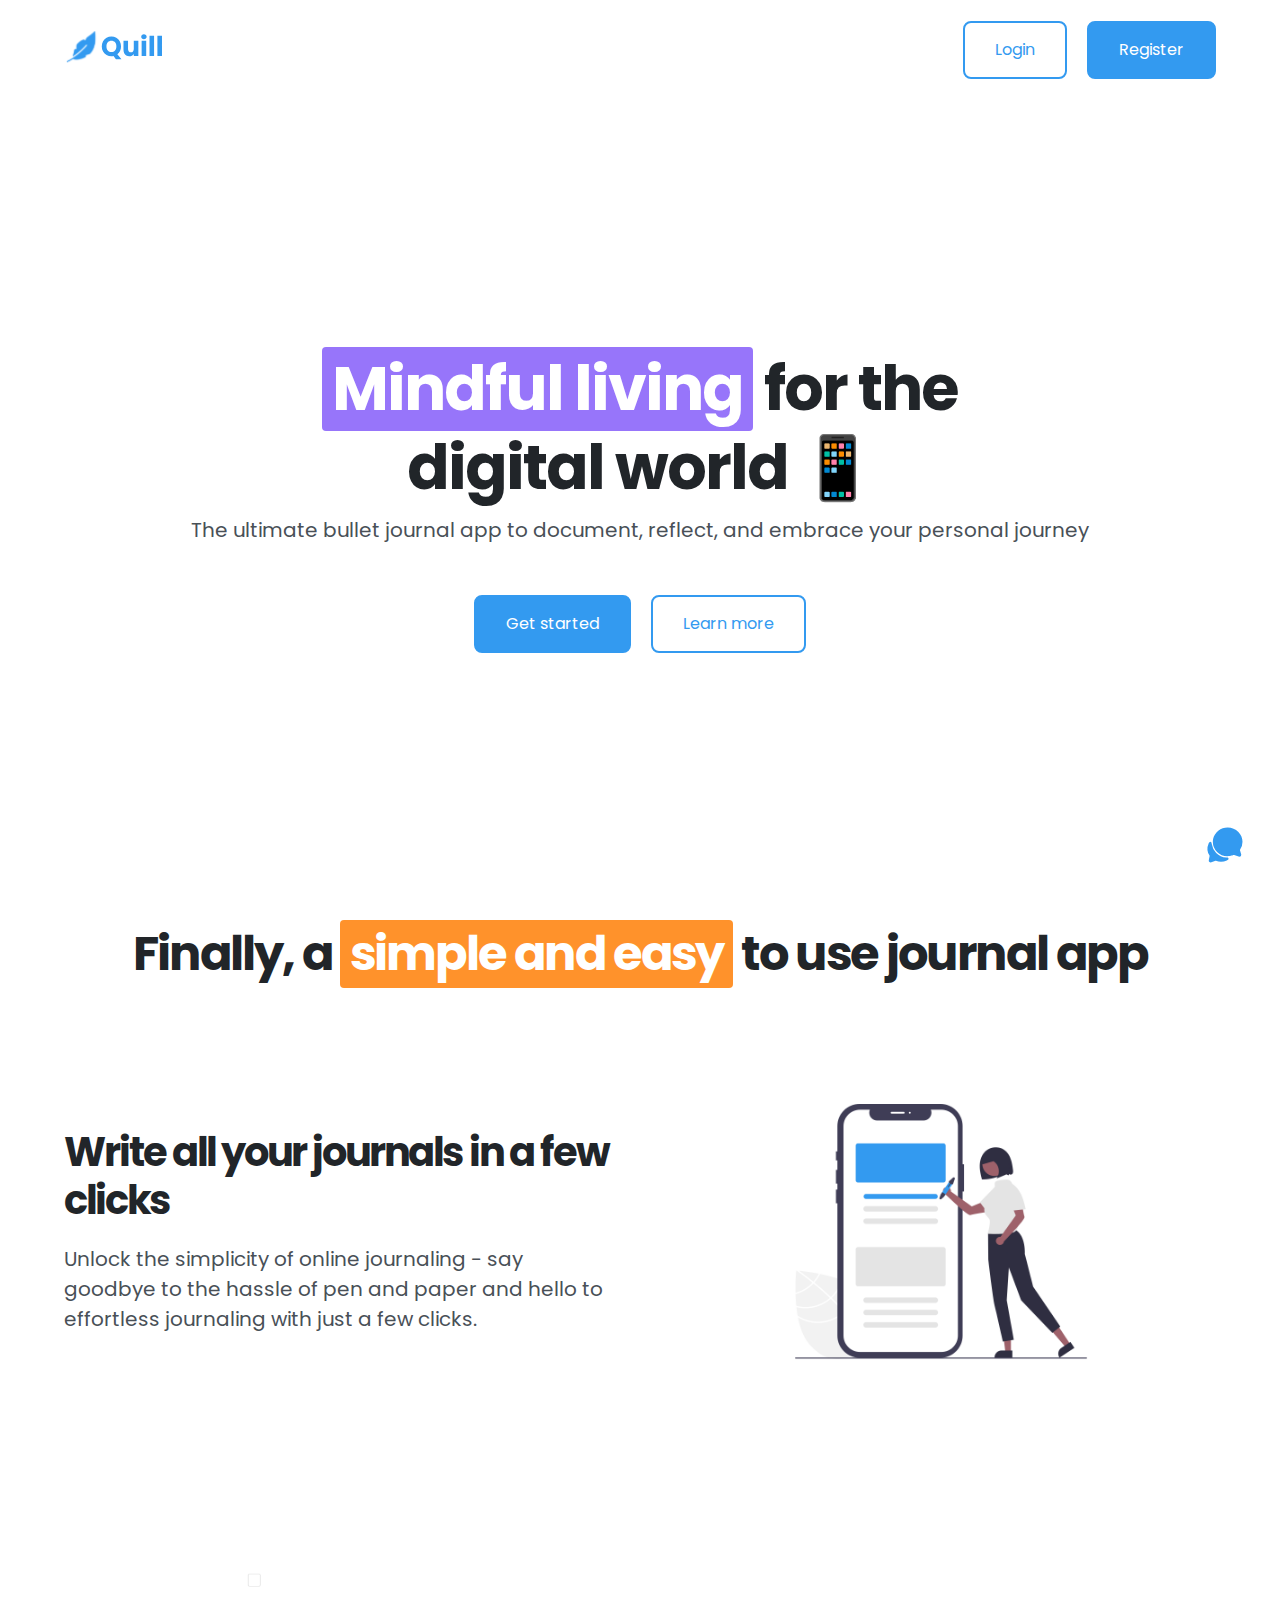
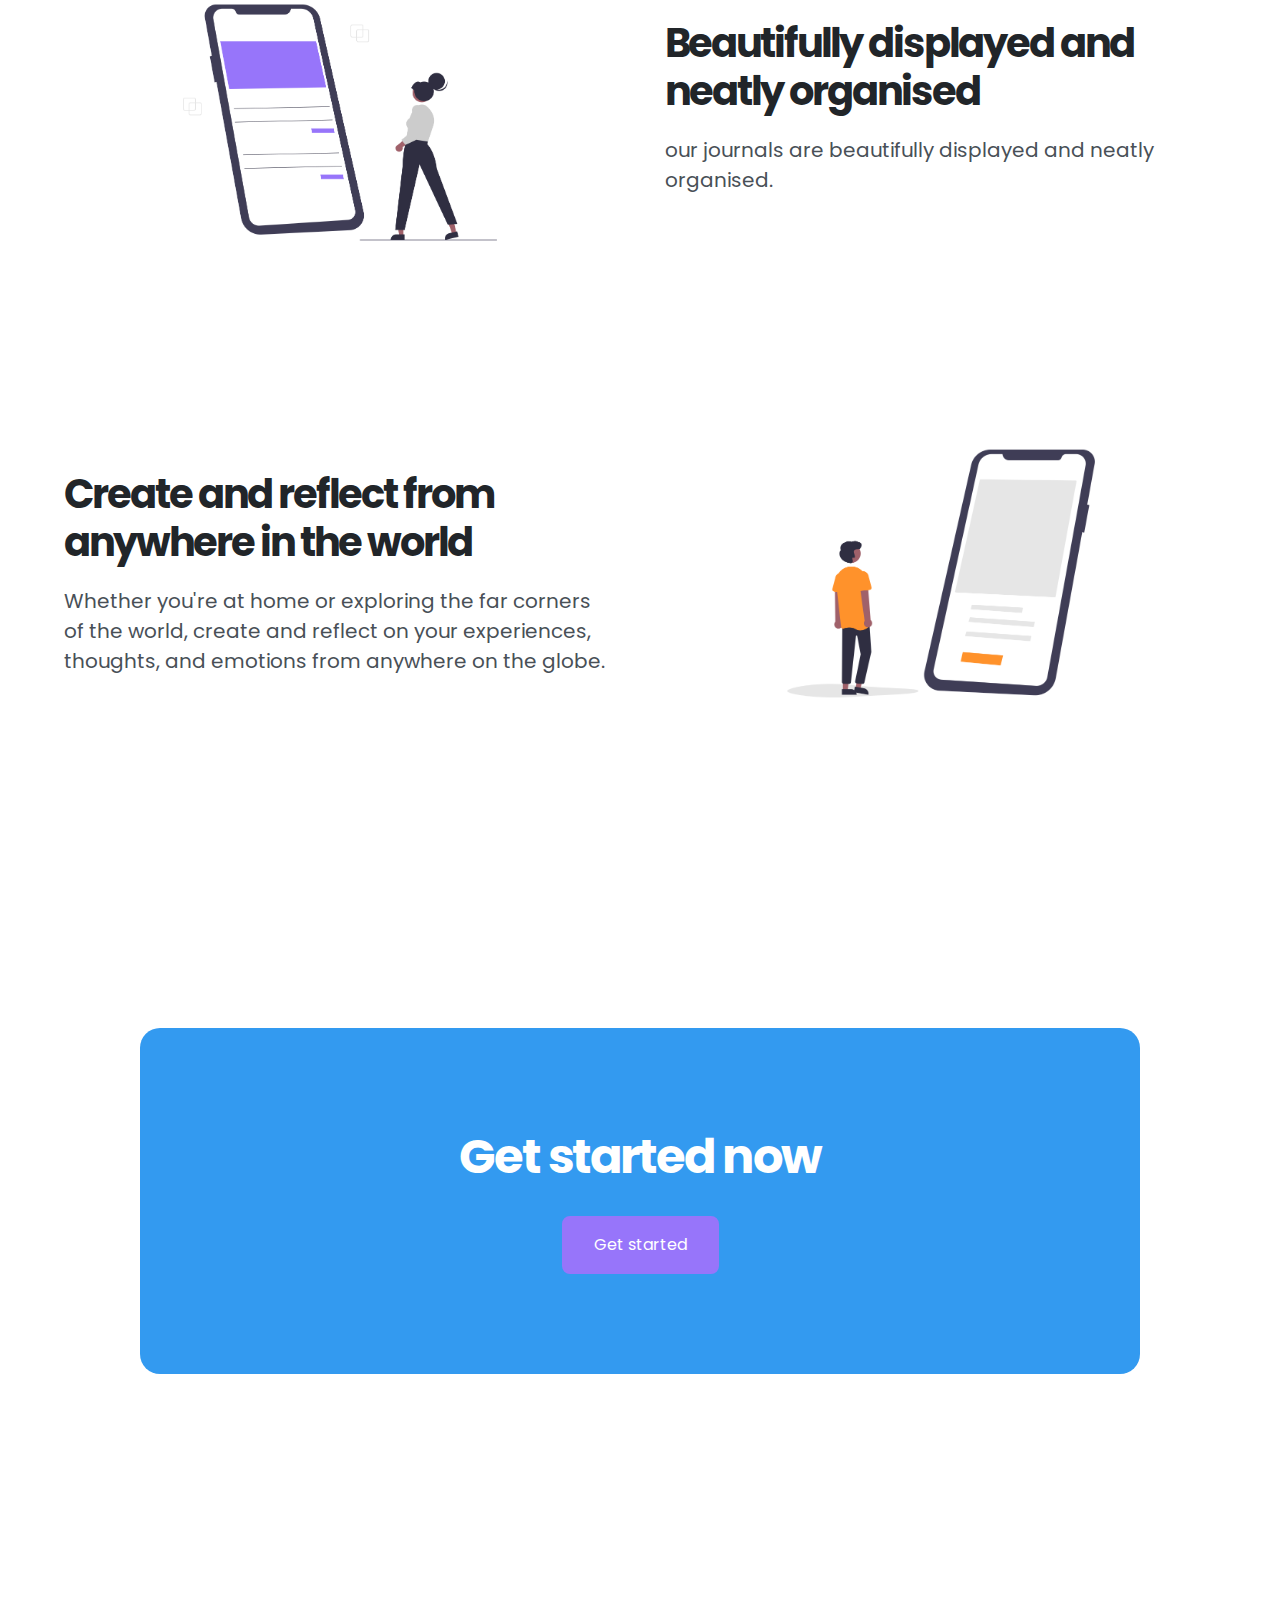
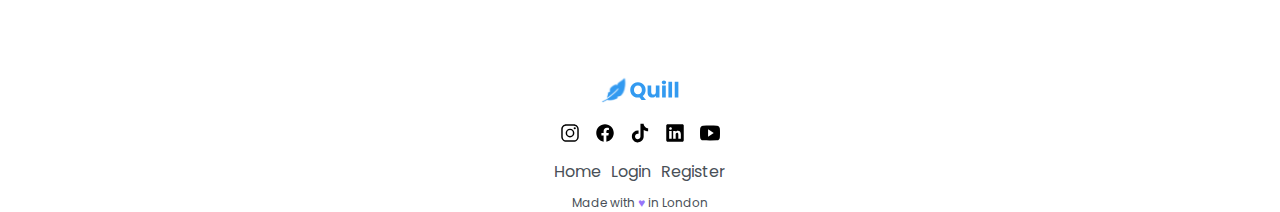
<file: index.html>
<!DOCTYPE html>
<html lang="en">
<head>
    <meta charset="UTF-8">
    <meta name="viewport" content="width=device-width, initial-scale=1.0">
    <link rel="preconnect" href="https://fonts.googleapis.com">
    <link rel="preconnect" href="https://fonts.gstatic.com" crossorigin>
    <link href="https://fonts.googleapis.com/css2?family=Poppins:wght@400;700&display=swap" rel="stylesheet">
    <link rel="stylesheet" href="app.css">
    <link rel="stylesheet" href="queries.css">
    <title>Quill</title>
</head>
<body>
    <div class="container">
        <header>
            <!-- NAVIGATION -->
            <nav class="navbar">
                <a href="index.html"><img class="logo-md" src="images/quill.svg" alt="quill logo"></a>
                <ul class="nav-btn-container">
                    <li><a class="btn btn-primary-outline" href="login.html">Login</a></li>
                    <li><a class="btn btn-primary" href="register.html">Register</a></li>
                </ul>
            </nav>
    
            <!-- HERO SECTION -->
            <section class="hero-section">
                <h1 class="hero-heading"><span class="highlight highlight-secondary">Mindful living</span> for the  <br class="hero-heading-break">digital world 📱</h1>
                <p class="hero-paragraph">The ultimate bullet journal app to document, reflect, and embrace your personal journey</p>
                <ul class="hero-btn-container" >
                    <li><a class="btn btn-primary" href="register.html">Get started</a></li>
                    <li><a class="btn btn-primary-outline" href="#features">Learn more</a></li>
                </ul>
            </section>        
        </header>
    
        <main>
            <!-- FEATURES SECTION -->
            <section class="features-section">
                <h2 class="features-main-heading">Finally, a <span class="highlight highlight-tertiary">simple and easy</span> to use journal app</h2>
                <div class="features-grid-container">

                    <div>
                        <h3 class="feature-headings">Write all your journals in a few clicks</h3>
                        <p>Unlock the simplicity of online journaling - say goodbye to the hassle of pen and paper and hello to effortless journaling with just a few clicks.</p>
                    </div>
                    <img class="feature-img" src="images/features-1.png" alt="simple online journaling">
                    <div>
                        <h3 class="feature-headings">Beautifully displayed and neatly organised</h3>
                        <p> our journals are beautifully displayed and neatly organised.</p>
                    </div>
                    <img class="feature-img feature-img-swap-order" src="images/features-2 (3).png" alt="beautifully displayed jounrals">
                    <div>
                        <h3 class="feature-headings">Create and reflect from anywhere in the world</h3>
                        <p>Whether you're at home or exploring the far corners of the world, create and reflect on your experiences, thoughts, and emotions from anywhere on the globe.</p>
                    </div>
                    <img class="feature-img" src="images/features-3.png" alt="create jounrals anywhere">


                </div>
                
                   
                
            </section>
    
            <!-- CTA SECTION -->
            <section class="cta-section">
                <div class="cta-card">
                    <h2 class="cta-heading">Get started now</h2>
                    <a class="btn btn-secondary" href="register.html">Get started</a>
                </div>
            </section>
        </main>
    
    
        
        <!-- FOOTER -->
        <footer class="footer">
            <a href="index.html"><img class="logo-sm" src="images/quill.svg" alt="quill logo"></a>
            <ul class="social-icons-container">
                <li><a href="https://www.instagram.com/"><img class="social-icons" src="images/instagram.svg" alt="instagram logo"></a></li>
                <li><a href="https://www.facebook.com/"><img class="social-icons" src="images/facebook (2).svg"facebook logo"></a></li>
                <li><a href="https://www.tiktok.com/"><img class="social-icons" src="images/tiktok.svg" alt="tiktok logo"></a></li>
                <li><a href="https://www.linkedin.com/"><img class="social-icons" src="images/linkedin.svg" alt="linkedin logo"></a></li>
                <li><a href="https://www.youtube.com/"><img class="social-icons" src="images/youtube.svg" alt="youtube logo"></a></li>
            </ul>
            <ul class="footer-links-container">
                <li><a href="index.html">Home</a></li>
                <li><a href="login.html">Login</a></li>
                <li><a href="register.html">Register</a></li>
            </ul>
            <p class="small-text">Made with <span class="heart-icon">♥︎</span> in London</p>
        </footer>
    </div>

    <div class="chat-container">
        <img class="chat-icon" src="images/chat.svg" alt="chat icon">
    </div>

   
   
<script src="bmi.js"></script>
</body>
</html>
</file>
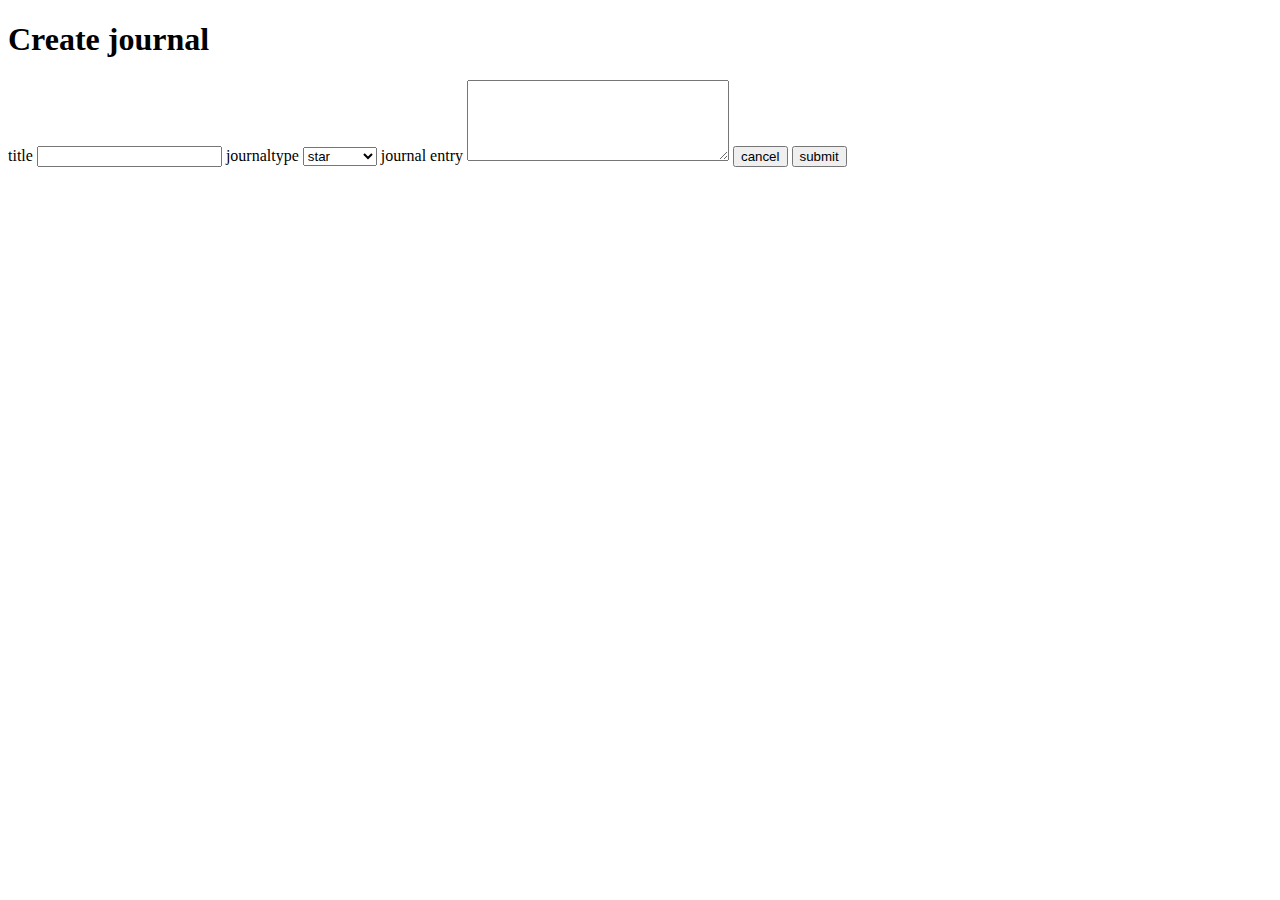
<file: create-journal.html>
<!DOCTYPE html>
<html lang="en">
<head>
    <meta charset="UTF-8">
    <meta name="viewport" content="width=device-width, initial-scale=1.0">
    <title>Create journal</title>
</head>
<body>
    <h1>Create journal</h1>
   <form action="/api/v2/journals" method="post">
    <label for="main-title">title</label>
    <input type="text" name="title" id="main-title" minlength="3" required>
    <label for="journal-type"> journaltype</label>
    <select name="journal" id="journal-type" required>
        <option value="star">star</option>
        <option value="poltician">poltician</option>
        <option value="engineer">engineer</option>
    </select>
    <label for="journal-entry">journal entry</label>
    <textarea name="entry" id="journal-entry" rows="5" cols="30" minlength="10" required></textarea>
    <button type="reset"> cancel</button>
    <button type="submit">submit</button>
   </form>
    
</body>
</html>
</file>
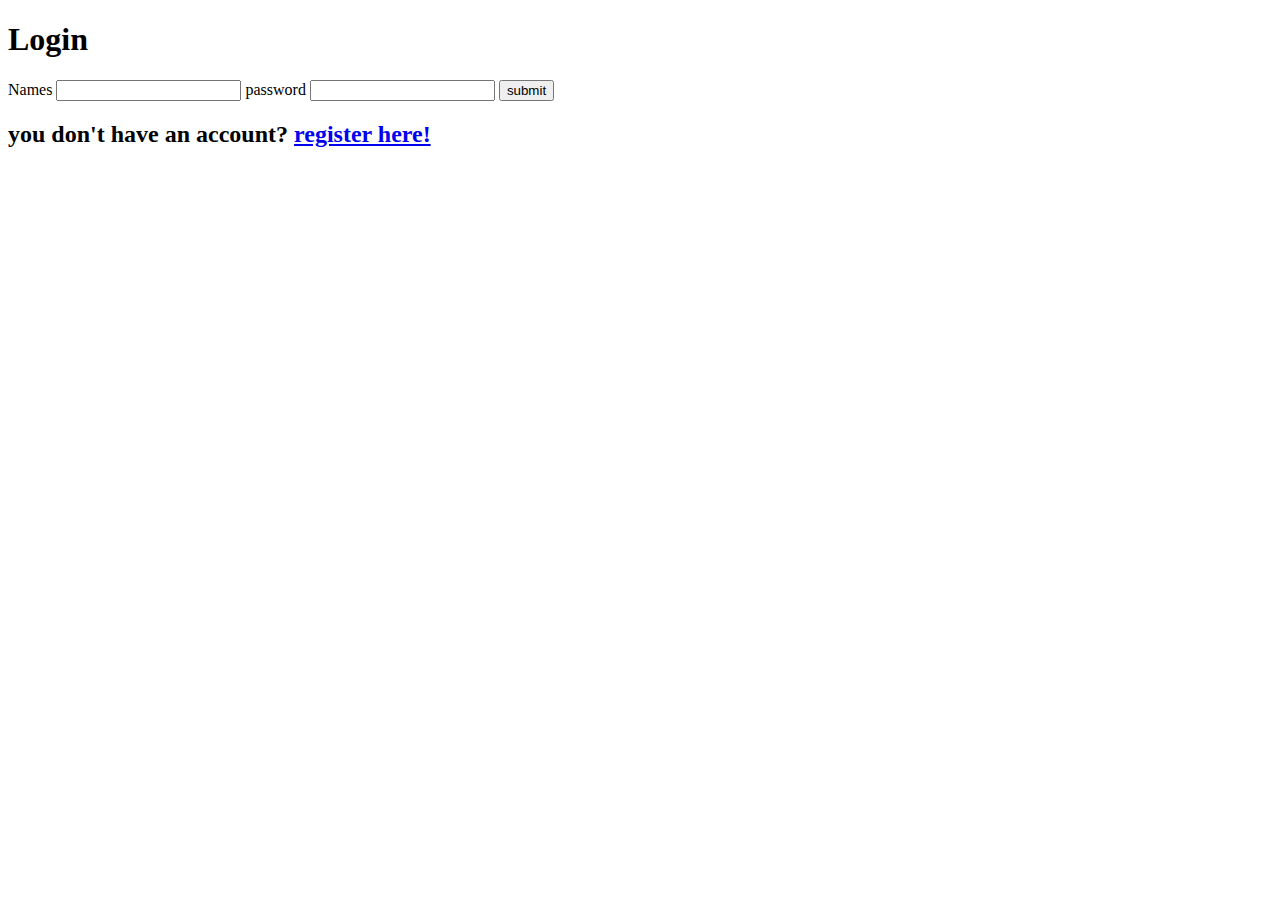
<file: login.html>
<!DOCTYPE html>
<html lang="en">
<head>
    <meta charset="UTF-8">
    <meta name="viewport" content="width=device-width, initial-scale=1.0">
    <title>login</title>
</head>
<body>
    <h1> Login</h1>
    <form action="post">
    <label for="names">Names</label>
    <input type="text" id="names" required>
    <label for="password">password</label>
    <input type="password" id="password" required>
    <button type="submit">submit</button>
    </form>
    <h2>you don't have an account? <a href="Register.html">register here!</a></h2>
   
</body>
</html>
</file>
<file: app.css>
/* 

---------- TYPOGRAPHY ----------

FONT SIZES
12px / 16px / 20px / 24px / 32px / 40px / 48px / 62px

FONT WEIGHTS
400 / 700

LINE HEIGHTS
1.2 / 1.5

LETTER SPACING
0 / -2px

FONT FAMILY
Poppins

---------- COLORS ----------

PRIMARY
Base: #339af0 (Sky Blue)
Tint: #d0ebff (Arctic)
Shade: #1c7ed6 (Deep Sea)

SECONDARY
Base: #9775fa (Lavendar)
Tint: #e5dbff (Moonligh Iris)
Shade: #7048e8 (Velvet Night)

TERTIARY
Base: #ff922b (Pumpkin)
Tint: #ffe8cc (Dawn)
Shade: #f76707 (Lava)

GREY
Base: #495057 (Slate)
Tint: #f1f3f5 (Pebble)
Shade: #212529 (Graphite)
White: #ffffff (White)
Black: #000000 (Black)

---------- BORDER RADIUS ----------

4px / 8px / 20px

---------- SPACING SYSTEM ----------

5px / 10px / 15px / 20px / 25px / 30px / 40px / 50px / 60px / 70px / 80px / 90px / 100px / 125px / 150px / 200px / 250px / 300px / 400px / 500px

*/

/* ----------------------- GLOBAL STYLES ----------------------- */

:root {
    /* FONT SIZE */
    --text-sm: 1.2rem;
    --text-base: 1.6rem;
    --text-paragraph: 2rem;
    --text-h5: 2.4rem;
    --text-h4: 3.2rem;
    --text-h3: 4rem;
    --text-h2: 4.8rem;
    --text-h1: 6.2rem;

    /* FONT WEIGHT */
    --font-weight-normal: 400;
    --font-weight-bold: 700;

    /* LINE HEIGHTS */
    --line-height-tight: 1.2;
    --line-height-normal: 1.5;

    /* LETTER SPACING */
    --letter-spacing-tight: -2px;

    /* FONT FAMILY */
    --font-family: 'Poppins', sans-serif;

    /* COLORS */
    --primary-base: #339af0;
    --primary-tint: #d0ebff;
    --primary-shade: #1c7ed6;
    --secondary-base: #9775fa;
    --secondary-tint: #e5dbff;
    --secondary-shade: #7048e8;
    --tertiary-base: #ff922b;
    --tertiary-tint: #ffe8cc;
    --tertiary-shade: #f76707;
    --grey-base: #495057;
    --grey-tint: #f1f3f5;
    --grey-shade: #212529;
    --white: #ffffff;
    --black: #000000; 
    
    /* MISCELLANEOUS */
    --nav-height: 100px; /* Update the value in the flexbox topic */
}

* {
    box-sizing: border-box;
    margin: 0;
    padding: 0;
}

html {
   font-size: 62.5%; 
   /* 10px / 16px = 62.5% */
}

body {
    font-family: var(--font-family);
    font-weight: var(--font-weight-normal);
    line-height: var(--line-height-normal);
    color: var(--grey-base);
}

.container {
    max-width: 1200px;
    width: 90%;
    margin: 0 auto;
}

h1, h2, h3, h4, h5 {
    font-weight: var(--font-weight-bold);
    line-height: var(--line-height-tight);
    letter-spacing: var(--letter-spacing-tight);
    color: var(--grey-shade);
}

h1 {
    font-size: var(--text-h1);
}

h2 {
    font-size: var(--text-h2);
}

h3 {
    font-size: var(--text-h3);
}


h4 {
    font-size: var(--text-h4);
}

h5 {
    font-size: var(--text-h5);
}

p {
    font-size: var(--text-paragraph);
}

a {
    text-decoration: none;
    font-size: var(--text-base);
    display: inline-block;
}

a:link, a:visited, a:hover, a:active {
    color: var(--grey-base);
}

ul {
    list-style: none;
}

span {
    display: inline-block;
}

.small-text {
    font-size: var(--text-sm);
}

/* ----------------------- COMPONENTS ----------------------- */

.btn {
    font-size: var(--text-base);
    text-decoration: none;
    padding: 1.5rem 3rem;
    border-radius: 8px;
}

.btn-primary:link, .btn-primary:visited {
    color: var(--white);
    background-color: var(--primary-base);
    border: 2px solid var(--primary-base);
    transition: 0.5s;
    
}

.btn-primary:hover, .btn-primary:active {
    color: var(--white);
    background-color: var(--primary-shade);
    border: 2px solid var(--primary-shade);
    transform: scale(1.05,1.05);
     box-shadow: 0px 3px 6px var(--primary-base);
   
}

.btn-primary-outline:link, .btn-primary-outline:visited {
    color: var(--primary-base);
    background-color: var(--white);
    border: 2px solid var(--primary-base);
     transition: 0.5s;
   
}

.btn-primary-outline:hover, .btn-primary-outline:active {
    color: var(--primary-shade);
    background-color: var(--white);
    border: 2px solid var(--primary-shade);
    transform: scale(1.05,1.05);
     box-shadow: 0px 3px 6px var(--primary-base);
   
}

.btn-secondary:link, .btn-secondary:visited {
    color: var(--white);
    background-color: var(--secondary-base);
    border: 2px solid var(--secondary-base);
     transition: 0.5s;
   
}

.btn-secondary:hover, .btn-secondary:active {
    color: var(--white);
    background-color: var(--secondary-shade);
    border: 2px solid var(--secondary-shade);
     transform: scale(1.05,1.05);
     box-shadow: 0px 3px 6px var(--primary-base);
   
}

.highlight {
    color: var(--white);
    padding: 0.5rem 1rem;
    border-radius: 4px;
}

.highlight-primary {
    background-color: var(--primary-base);
}

.highlight-secondary {
    background-color: var(--secondary-base);
}

.highlight-tertiary {
    background-color: var(--tertiary-base);
}

.logo-md {
    width: 100px;
}

.logo-sm {
    width: 80px;
}


.chat-container{
    height: 7rem;
    width: 7rem;
    background-color: var(--primary-tinty);
    border-radius: 50%;
    display: flex;
    justify-content: center;
    align-items: center;
    position: fixed;
    bottom: 2rem;
    right: 2rem;
   
   
}


.chat-icon{
    height: 4rem;
    width: 4rem;
   
    
    

}






/* ----------------------- SECTIONS ----------------------- */

/* ------ NAVBAR ------ */

.navbar {
    height: var(--nav-height);
    display: flex;
    justify-content: space-between;
    align-items: center;
} 

.nav-btn-container {
    display: flex;
    gap: 2rem;
}

/* ------ HERO SECTION ------ */

.hero-section {
    height: calc(100vh - var(--nav-height));
    min-height: 400px;
    margin-bottom: 2rem;
    display: flex;
    flex-direction: column;
    justify-content: center;
    align-items: center;
   
   
}

.hero-heading {
    margin-bottom: 1rem;
    text-align: center;
    
}

.hero-paragraph {
    margin-bottom: 5rem;
   
}
.hero-btn-container{
    display: flex;
    gap: 2rem;
}



/* ------ FEATURES SECTION ------ */

.features-section {
    margin-bottom: 30rem;
}

.features-main-heading {
    text-align: center;
    margin-bottom: 8rem;
}






.feature-headings {
    margin-bottom: 2rem;
}

.features-grid-container{

    display: grid;
    grid-template-columns: 1fr 1fr;
    row-gap: 15rem;
    column-gap: 5rem;
    justify-items: center;
    align-items: center;

    
   
}
.feature-img-swap-order{
    grid-row: 2/3;
    grid-column: 1/2;

}

.feature-img {
    max-width: 400px;
    width: 100%;
}

/* ------ CTA SECTION ------ */

.cta-section {
    margin-bottom: 30rem;
    display: flex;
    justify-content: center;
}

.cta-card {
    text-align: center;
    background-color: var(--primary-base);
    max-width: 1000px;
    width: 100%;
    padding: 10rem 20rem;
    border-radius: 20px;
    
}

.cta-heading {
    margin-bottom: 3rem;
    color: var(--white);
    
}


/* ------ FOOTER ------ */

.footer {
    display: flex;
    flex-direction: column;
    align-items: center;
    gap: 1rem;
}

.social-icons-container {
    display: flex;
    gap: 1.5rem;
}

.footer-links-container {
    display: flex;
    gap: 1rem;
}

.social-icons {
    width: 20px;
}
.heart-icon{
    color: var(--secondary-base);
}
</file>
<file: queries.css>
/* LG - SMALL LAPTOPS: 1024px  - 1280px */

@media (max-width: 72rem) {


    /* 1150px /16px =72rem */
    /* 72re x 16px =1142px */ 



    html {
        font-size: 56.25%;
        /* 9px/ 16px= 56.25% */
    }
    
    .features-grid-container{
        column-gap: 2rem;
    }
    .cta-section{
        margin-bottom: 10rem;
    }

/* MD -  TABLETS: 768PX - 1024px */
    
}
@media (max-width: 51rem){
    /* 815px /16px =51rem */
    /* 51rem *16px = 816px */

 html {
        font-size: 50%;
        /* 8px/ 16px= 50%% */
    }
    
.hero-paragraph {
    text-align: center;
}
.features-grid-container{
    row-gap: 7rem;
}



}

/* SM -  PHONE LANDSSCAPE: 576PX - 768PX */

@media(max-width:44rem ){

    /* 700px /16px = 44rem */ 
    /* 44rem * 16px = 704px */


    html {
        font-size: 43.75%;
        /* 7px/ 16px= 43.75% */

    }

    .cta-card{
        padding: 4rem 8rem;
    }
    .features-section{
        margin-bottom: 10rem;
    }
    .features-grid-container{
        row-gap: 5rem;
        column-gap: 1rem;
    }
}

/* XM -  PHONE PORTRAINT: <576PX */

@media(max-width: 34rem){

    /* 530px / 16px = 34rem */
    /*  34rem * 16px = 544px */

    html {
        font-size: 37.5%;
        /* 6px/ 16px= 37.5% */

    }

    .hero-heading-break{
        display: none;
    }
    .hero-section {
        height: auto;
    }
    .features-grid-container{

        grid-template-columns: 1fr;

    }

.feature-img-swap-order{

    grid-row: auto;
    grid-column: auto;


}
}
</file>
